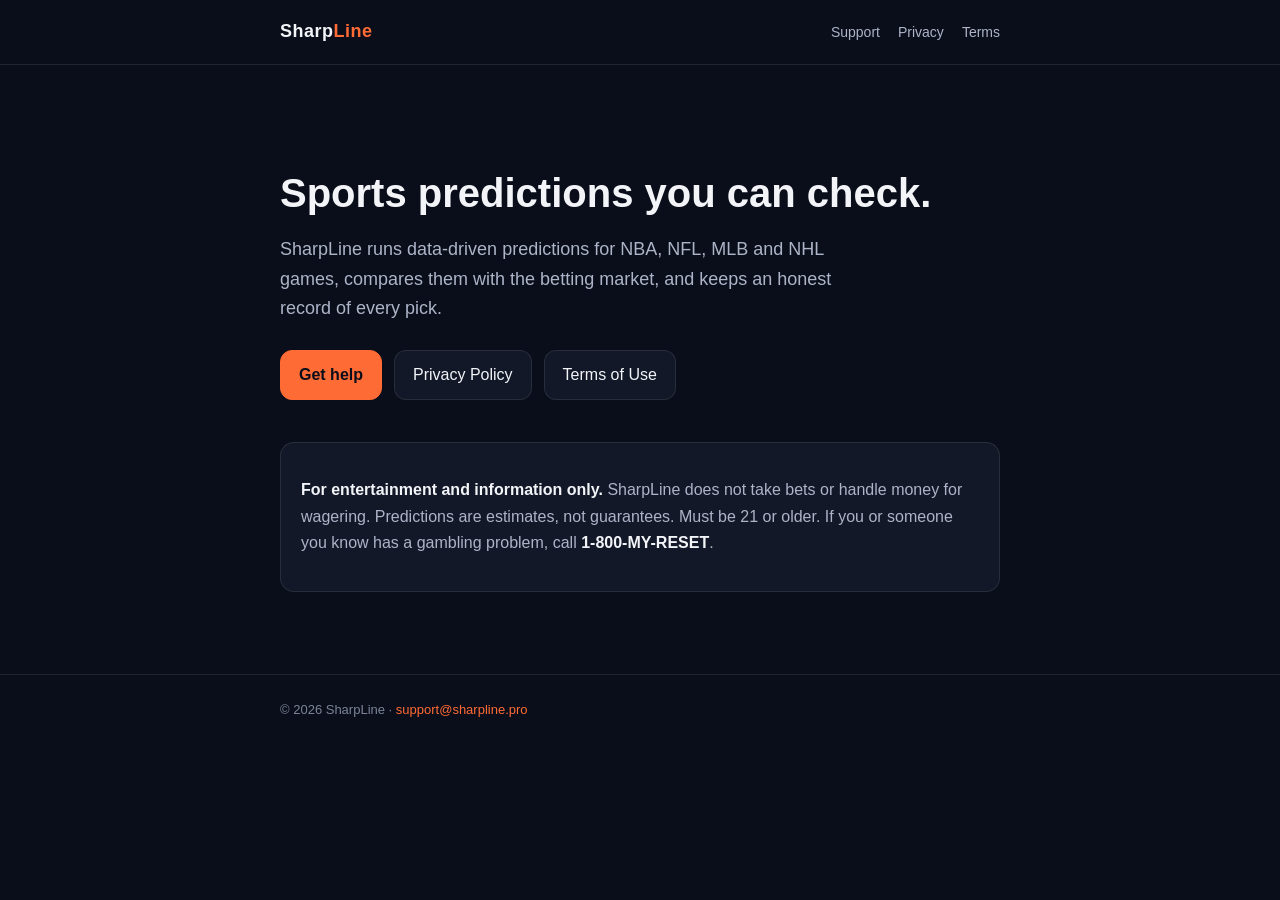
<file: index.html>
<!doctype html>
<html lang="en">
<head>
  <meta charset="utf-8">
  <meta name="viewport" content="width=device-width, initial-scale=1">
  <title>SharpLine: Sports Predictions</title>
  <meta name="description" content="SharpLine runs data-driven predictions for NBA, NFL, MLB and NHL games and tracks every pick and bet you make.">
  <link rel="stylesheet" href="/style.css">
</head>
<body>
  <header><div class="wrap">
    <a class="brand" href="/">Sharp<span>Line</span></a>
    <nav><a href="/support/">Support</a><a href="/privacy/">Privacy</a><a href="/terms/">Terms</a></nav>
  </div></header>
  <main><div class="wrap">
    <section class="hero">
      <h1>Sports predictions you can check.</h1>
      <p>SharpLine runs data-driven predictions for NBA, NFL, MLB and NHL games, compares them with the betting market, and keeps an honest record of every pick.</p>
      <div class="links">
        <a class="btn primary" href="/support/">Get help</a>
        <a class="btn" href="/privacy/">Privacy Policy</a>
        <a class="btn" href="/terms/">Terms of Use</a>
      </div>
    </section>
    <div class="card">
      <p><strong>For entertainment and information only.</strong> SharpLine does not take bets or handle money for wagering. Predictions are estimates, not guarantees. Must be 21 or older. If you or someone you know has a gambling problem, call <strong>1-800-MY-RESET</strong>.</p>
    </div>
  </div></main>
  <footer><div class="wrap">&copy; 2026 SharpLine &middot; <a href="mailto:support@sharpline.pro">support@sharpline.pro</a></div></footer>
</body>
</html>
</file>
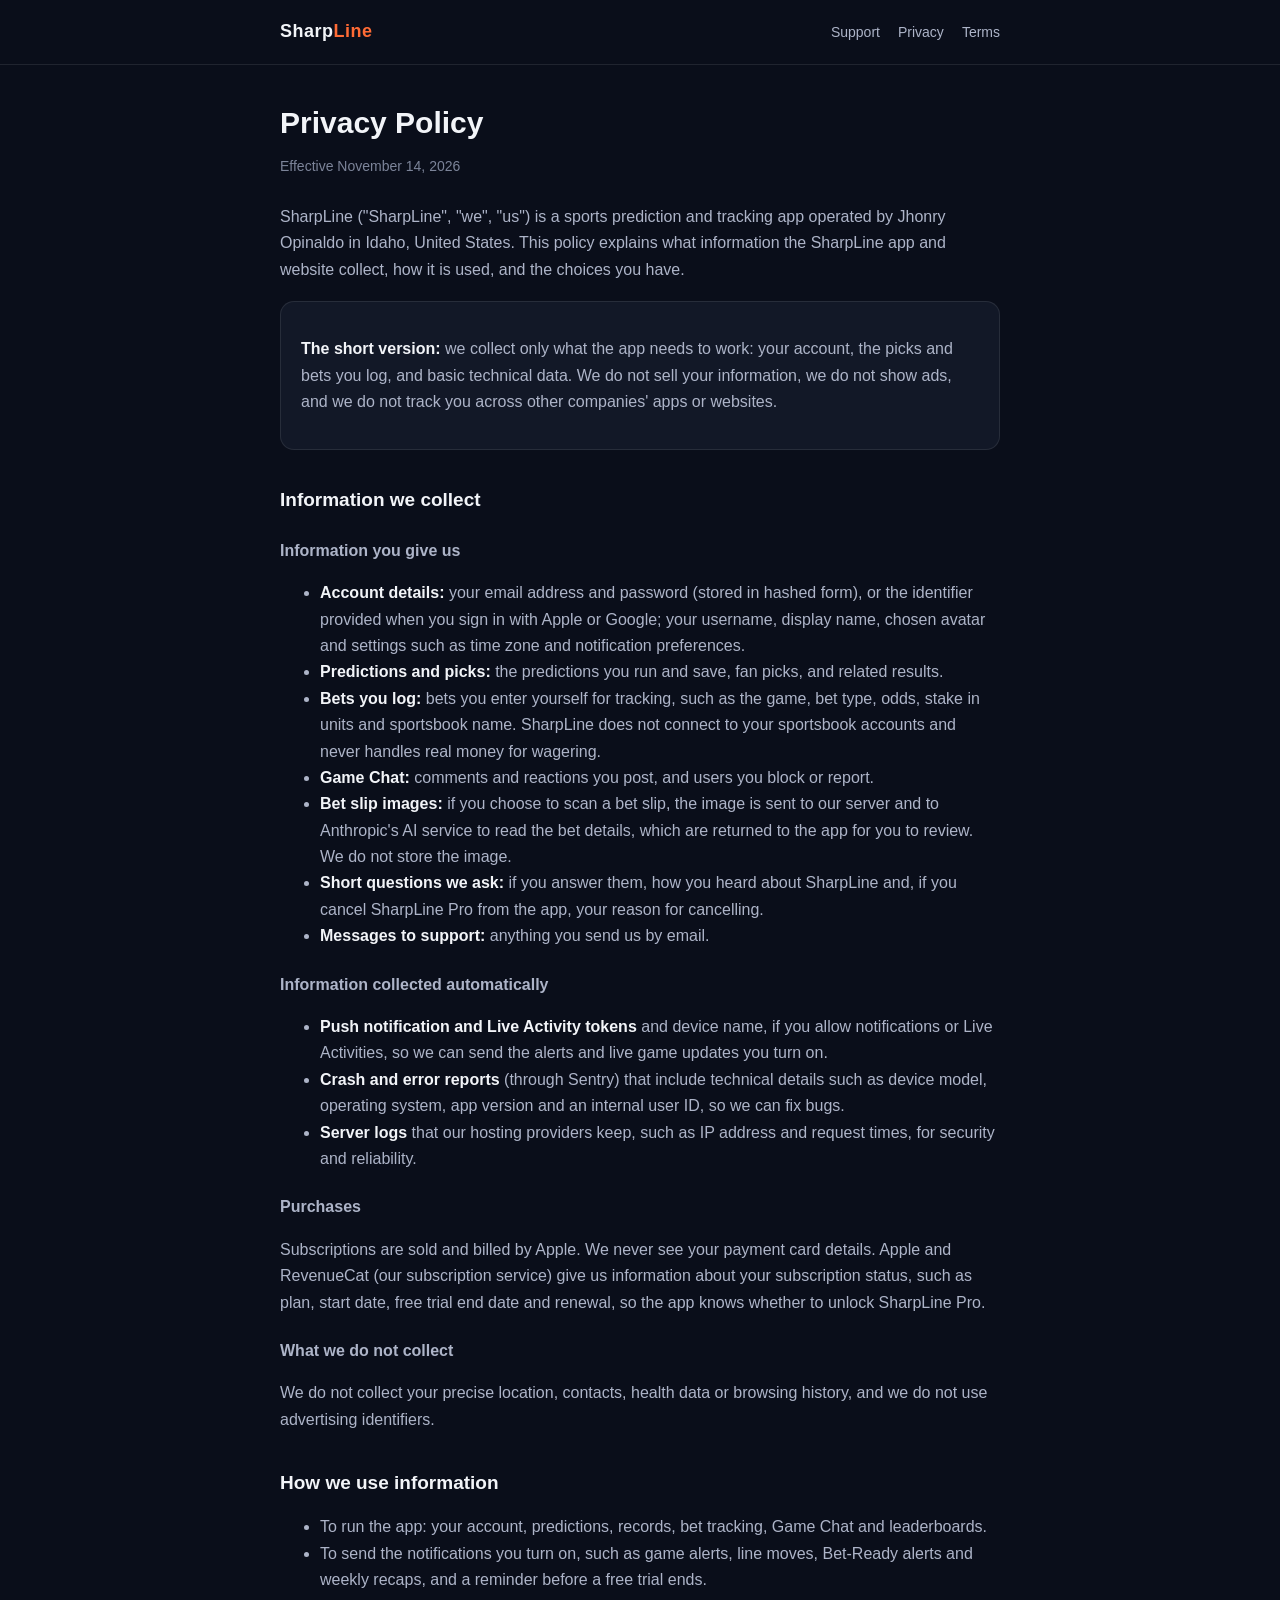
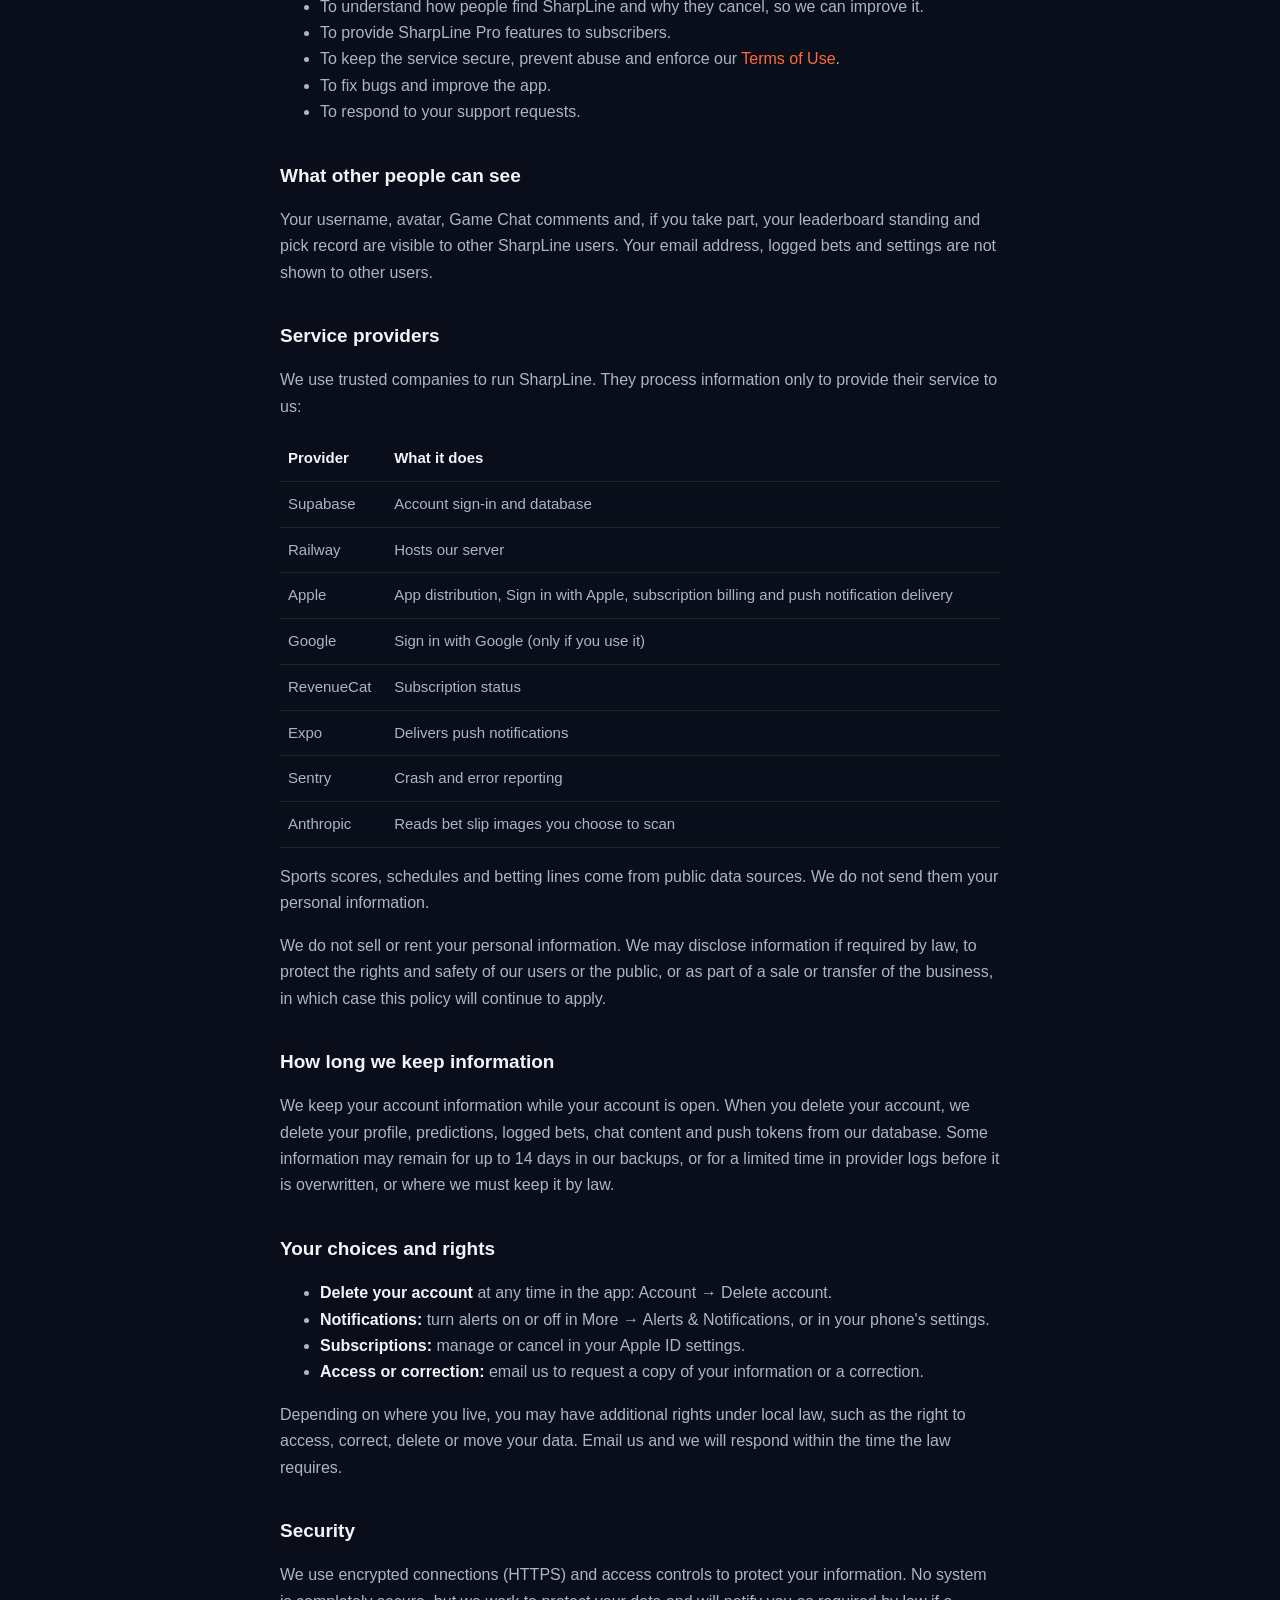
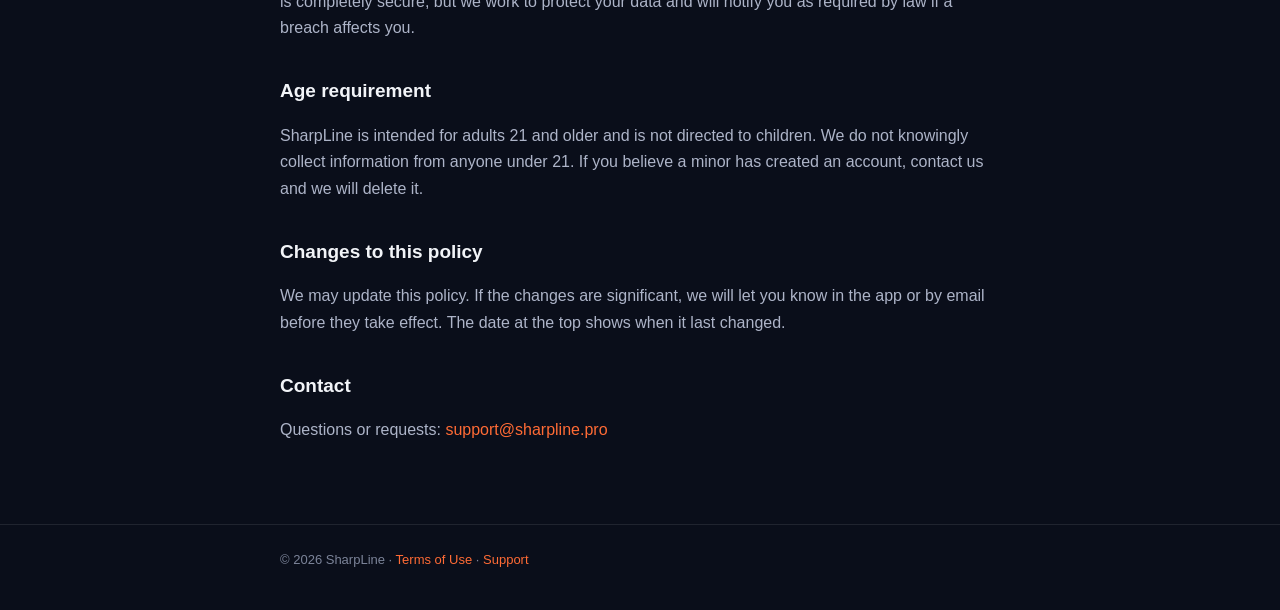
<file: privacy/index.html>
<!doctype html>
<html lang="en">
<head>
  <meta charset="utf-8">
  <meta name="viewport" content="width=device-width, initial-scale=1">
  <title>Privacy Policy · SharpLine</title>
  <link rel="stylesheet" href="/style.css">
</head>
<body>
  <header><div class="wrap">
    <a class="brand" href="/">Sharp<span>Line</span></a>
    <nav><a href="/support/">Support</a><a href="/privacy/">Privacy</a><a href="/terms/">Terms</a></nav>
  </div></header>
  <main><div class="wrap">
    <h1>Privacy Policy</h1>
    <p class="updated">Effective November 14, 2026</p>

    <p>SharpLine ("SharpLine", "we", "us") is a sports prediction and tracking app operated by Jhonry Opinaldo in Idaho, United States. This policy explains what information the SharpLine app and website collect, how it is used, and the choices you have.</p>

    <div class="card">
      <p><strong>The short version:</strong> we collect only what the app needs to work: your account, the picks and bets you log, and basic technical data. We do not sell your information, we do not show ads, and we do not track you across other companies' apps or websites.</p>
    </div>

    <h2>Information we collect</h2>
    <h3>Information you give us</h3>
    <ul>
      <li><strong>Account details:</strong> your email address and password (stored in hashed form), or the identifier provided when you sign in with Apple or Google; your username, display name, chosen avatar and settings such as time zone and notification preferences.</li>
      <li><strong>Predictions and picks:</strong> the predictions you run and save, fan picks, and related results.</li>
      <li><strong>Bets you log:</strong> bets you enter yourself for tracking, such as the game, bet type, odds, stake in units and sportsbook name. SharpLine does not connect to your sportsbook accounts and never handles real money for wagering.</li>
      <li><strong>Game Chat:</strong> comments and reactions you post, and users you block or report.</li>
      <li><strong>Bet slip images:</strong> if you choose to scan a bet slip, the image is sent to our server and to Anthropic's AI service to read the bet details, which are returned to the app for you to review. We do not store the image.</li>
      <li><strong>Short questions we ask:</strong> if you answer them, how you heard about SharpLine and, if you cancel SharpLine Pro from the app, your reason for cancelling.</li>
      <li><strong>Messages to support:</strong> anything you send us by email.</li>
    </ul>
    <h3>Information collected automatically</h3>
    <ul>
      <li><strong>Push notification and Live Activity tokens</strong> and device name, if you allow notifications or Live Activities, so we can send the alerts and live game updates you turn on.</li>
      <li><strong>Crash and error reports</strong> (through Sentry) that include technical details such as device model, operating system, app version and an internal user ID, so we can fix bugs.</li>
      <li><strong>Server logs</strong> that our hosting providers keep, such as IP address and request times, for security and reliability.</li>
    </ul>
    <h3>Purchases</h3>
    <p>Subscriptions are sold and billed by Apple. We never see your payment card details. Apple and RevenueCat (our subscription service) give us information about your subscription status, such as plan, start date, free trial end date and renewal, so the app knows whether to unlock SharpLine Pro.</p>
    <h3>What we do not collect</h3>
    <p>We do not collect your precise location, contacts, health data or browsing history, and we do not use advertising identifiers.</p>

    <h2>How we use information</h2>
    <ul>
      <li>To run the app: your account, predictions, records, bet tracking, Game Chat and leaderboards.</li>
      <li>To send the notifications you turn on, such as game alerts, line moves, Bet-Ready alerts and weekly recaps, and a reminder before a free trial ends.</li>
      <li>To understand how people find SharpLine and why they cancel, so we can improve it.</li>
      <li>To provide SharpLine Pro features to subscribers.</li>
      <li>To keep the service secure, prevent abuse and enforce our <a href="/terms/">Terms of Use</a>.</li>
      <li>To fix bugs and improve the app.</li>
      <li>To respond to your support requests.</li>
    </ul>

    <h2>What other people can see</h2>
    <p>Your username, avatar, Game Chat comments and, if you take part, your leaderboard standing and pick record are visible to other SharpLine users. Your email address, logged bets and settings are not shown to other users.</p>

    <h2>Service providers</h2>
    <p>We use trusted companies to run SharpLine. They process information only to provide their service to us:</p>
    <table>
      <thead><tr><th>Provider</th><th>What it does</th></tr></thead>
      <tbody>
        <tr><td>Supabase</td><td>Account sign-in and database</td></tr>
        <tr><td>Railway</td><td>Hosts our server</td></tr>
        <tr><td>Apple</td><td>App distribution, Sign in with Apple, subscription billing and push notification delivery</td></tr>
        <tr><td>Google</td><td>Sign in with Google (only if you use it)</td></tr>
        <tr><td>RevenueCat</td><td>Subscription status</td></tr>
        <tr><td>Expo</td><td>Delivers push notifications</td></tr>
        <tr><td>Sentry</td><td>Crash and error reporting</td></tr>
        <tr><td>Anthropic</td><td>Reads bet slip images you choose to scan</td></tr>
      </tbody>
    </table>
    <p>Sports scores, schedules and betting lines come from public data sources. We do not send them your personal information.</p>
    <p>We do not sell or rent your personal information. We may disclose information if required by law, to protect the rights and safety of our users or the public, or as part of a sale or transfer of the business, in which case this policy will continue to apply.</p>

    <h2>How long we keep information</h2>
    <p>We keep your account information while your account is open. When you delete your account, we delete your profile, predictions, logged bets, chat content and push tokens from our database. Some information may remain for up to 14 days in our backups, or for a limited time in provider logs before it is overwritten, or where we must keep it by law.</p>

    <h2>Your choices and rights</h2>
    <ul>
      <li><strong>Delete your account</strong> at any time in the app: Account &rarr; Delete account.</li>
      <li><strong>Notifications:</strong> turn alerts on or off in More &rarr; Alerts &amp; Notifications, or in your phone's settings.</li>
      <li><strong>Subscriptions:</strong> manage or cancel in your Apple ID settings.</li>
      <li><strong>Access or correction:</strong> email us to request a copy of your information or a correction.</li>
    </ul>
    <p>Depending on where you live, you may have additional rights under local law, such as the right to access, correct, delete or move your data. Email us and we will respond within the time the law requires.</p>

    <h2>Security</h2>
    <p>We use encrypted connections (HTTPS) and access controls to protect your information. No system is completely secure, but we work to protect your data and will notify you as required by law if a breach affects you.</p>

    <h2>Age requirement</h2>
    <p>SharpLine is intended for adults 21 and older and is not directed to children. We do not knowingly collect information from anyone under 21. If you believe a minor has created an account, contact us and we will delete it.</p>

    <h2>Changes to this policy</h2>
    <p>We may update this policy. If the changes are significant, we will let you know in the app or by email before they take effect. The date at the top shows when it last changed.</p>

    <h2>Contact</h2>
    <p>Questions or requests: <a href="mailto:support@sharpline.pro">support@sharpline.pro</a></p>
  </div></main>
  <footer><div class="wrap">&copy; 2026 SharpLine &middot; <a href="/terms/">Terms of Use</a> &middot; <a href="/support/">Support</a></div></footer>
</body>
</html>
</file>
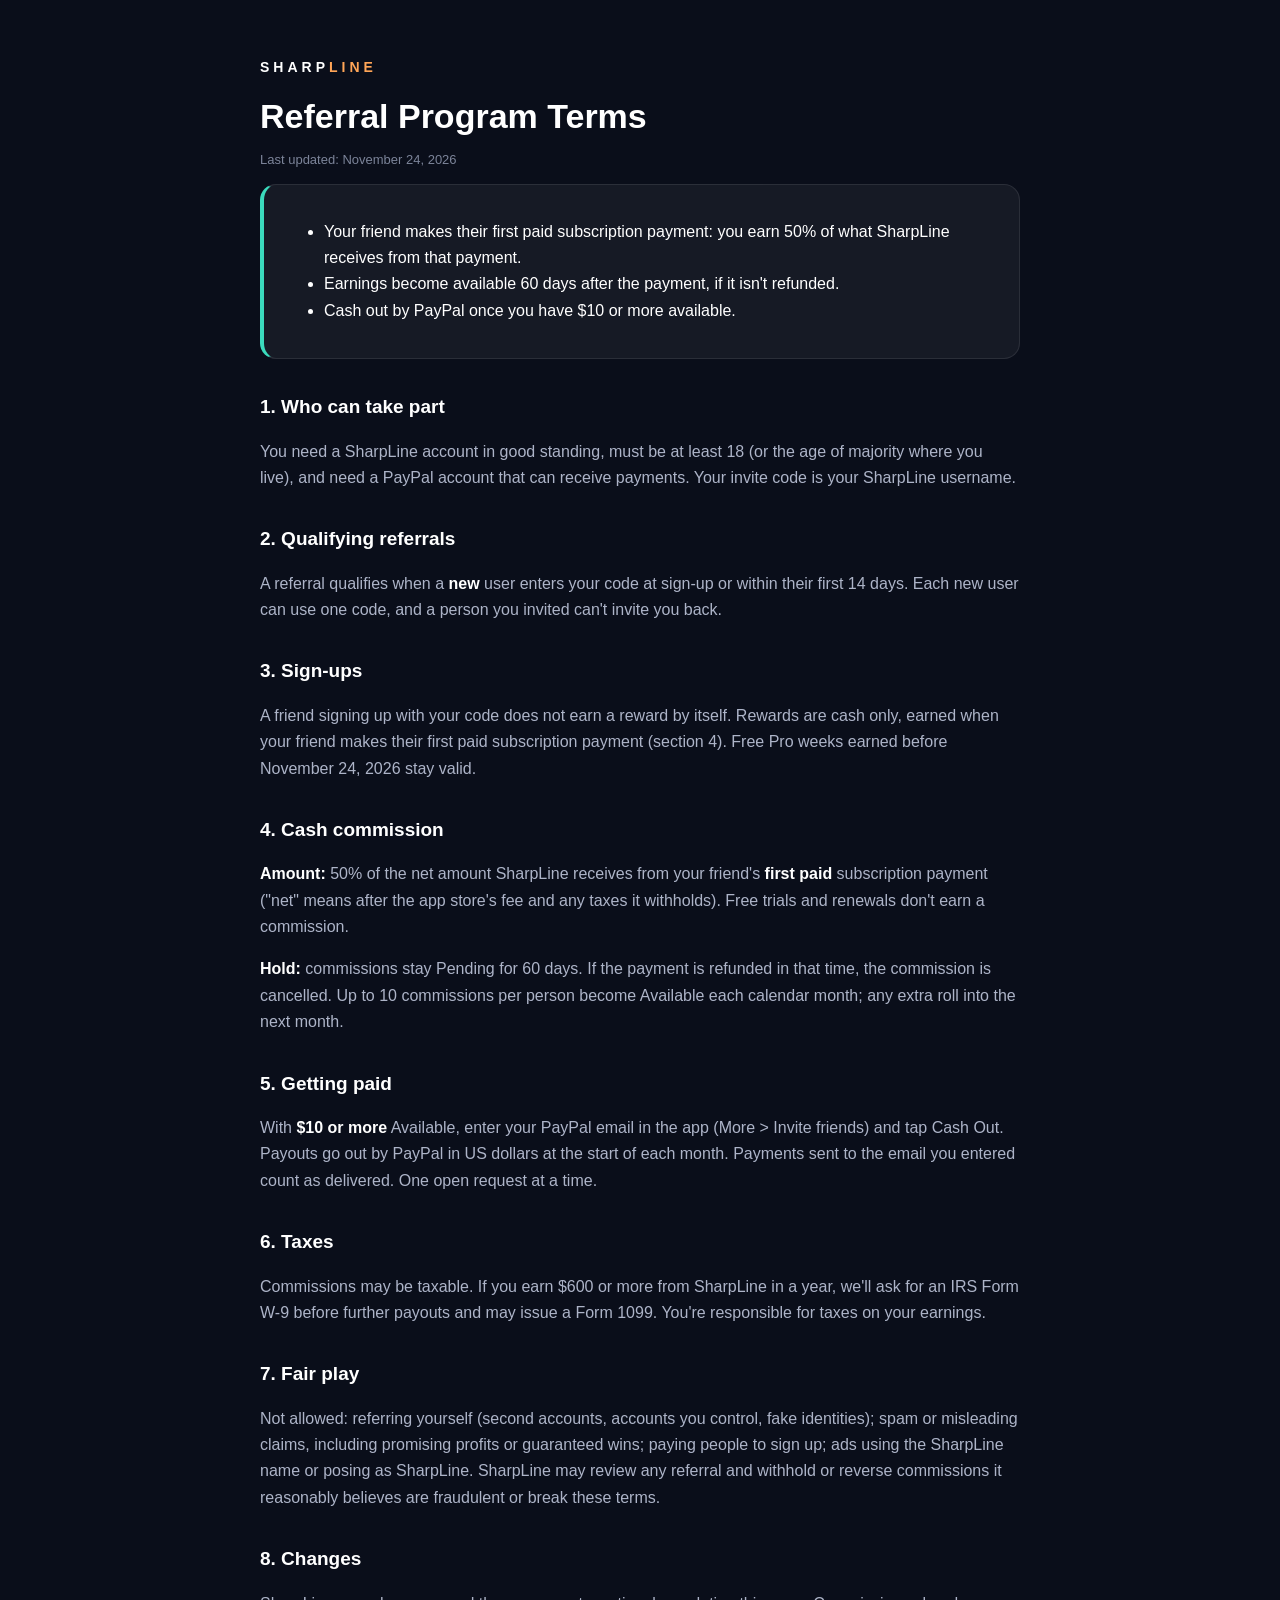
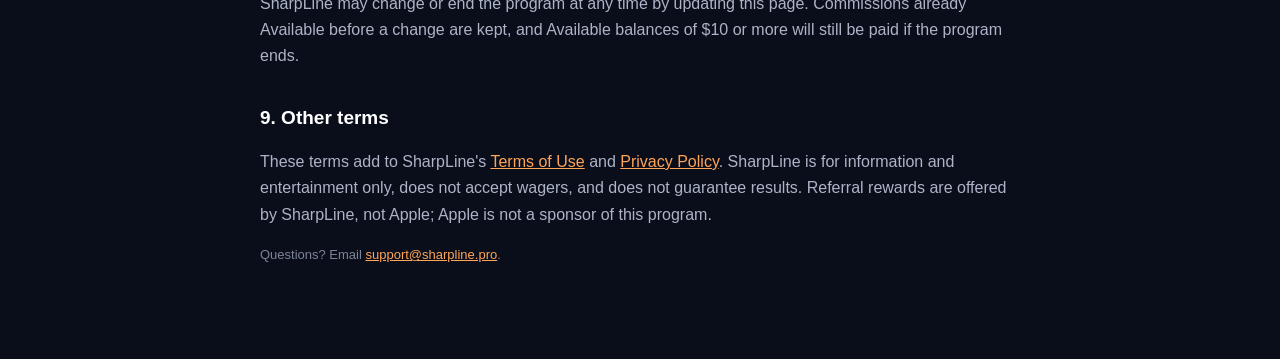
<file: referrals/index.html>
<!DOCTYPE html><html lang="en"><head><meta charset="utf-8"><meta name="viewport" content="width=device-width,initial-scale=1"><title>SharpLine Referral Program Terms</title><link rel="stylesheet" href="/referrals/r.css"></head><body><div class="wrap"><div class="brand">SHARP<span>LINE</span></div><h1>Referral Program Terms</h1><p class="dim">Last updated: November 24, 2026</p>
<div class="box"><ul>
<li>Your friend makes their first paid subscription payment: you earn 50% of what SharpLine receives from that payment.</li>
<li>Earnings become available 60 days after the payment, if it isn't refunded.</li>
<li>Cash out by PayPal once you have $10 or more available.</li>
</ul></div>
<h2>1. Who can take part</h2>
<p>You need a SharpLine account in good standing, must be at least 18 (or the age of majority where you live), and need a PayPal account that can receive payments. Your invite code is your SharpLine username.</p>
<h2>2. Qualifying referrals</h2>
<p>A referral qualifies when a <strong>new</strong> user enters your code at sign-up or within their first 14 days. Each new user can use one code, and a person you invited can't invite you back.</p>
<h2>3. Sign-ups</h2>
  <p>A friend signing up with your code does not earn a reward by itself. Rewards are cash only, earned when your friend makes their first paid subscription payment (section 4). Free Pro weeks earned before November 24, 2026 stay valid.</p>
<h2>4. Cash commission</h2>
<p><strong>Amount:</strong> 50% of the net amount SharpLine receives from your friend's <strong>first paid</strong> subscription payment ("net" means after the app store's fee and any taxes it withholds). Free trials and renewals don't earn a commission.</p>
<p><strong>Hold:</strong> commissions stay Pending for 60 days. If the payment is refunded in that time, the commission is cancelled. Up to 10 commissions per person become Available each calendar month; any extra roll into the next month.</p>
<h2>5. Getting paid</h2>
<p>With <strong>$10 or more</strong> Available, enter your PayPal email in the app (More &gt; Invite friends) and tap Cash Out. Payouts go out by PayPal in US dollars at the start of each month. Payments sent to the email you entered count as delivered. One open request at a time.</p>
<h2>6. Taxes</h2>
<p>Commissions may be taxable. If you earn $600 or more from SharpLine in a year, we'll ask for an IRS Form W-9 before further payouts and may issue a Form 1099. You're responsible for taxes on your earnings.</p>
<h2>7. Fair play</h2>
<p>Not allowed: referring yourself (second accounts, accounts you control, fake identities); spam or misleading claims, including promising profits or guaranteed wins; paying people to sign up; ads using the SharpLine name or posing as SharpLine. SharpLine may review any referral and withhold or reverse commissions it reasonably believes are fraudulent or break these terms.</p>
<h2>8. Changes</h2>
<p>SharpLine may change or end the program at any time by updating this page. Commissions already Available before a change are kept, and Available balances of $10 or more will still be paid if the program ends.</p>
<h2>9. Other terms</h2>
<p>These terms add to SharpLine's <a href="/terms">Terms of Use</a> and <a href="/privacy">Privacy Policy</a>. SharpLine is for information and entertainment only, does not accept wagers, and does not guarantee results. Referral rewards are offered by SharpLine, not Apple; Apple is not a sponsor of this program.</p>
<p class="dim">Questions? Email <a href="mailto:support@sharpline.pro">support@sharpline.pro</a>.</p>
</div></body></html>
</file>
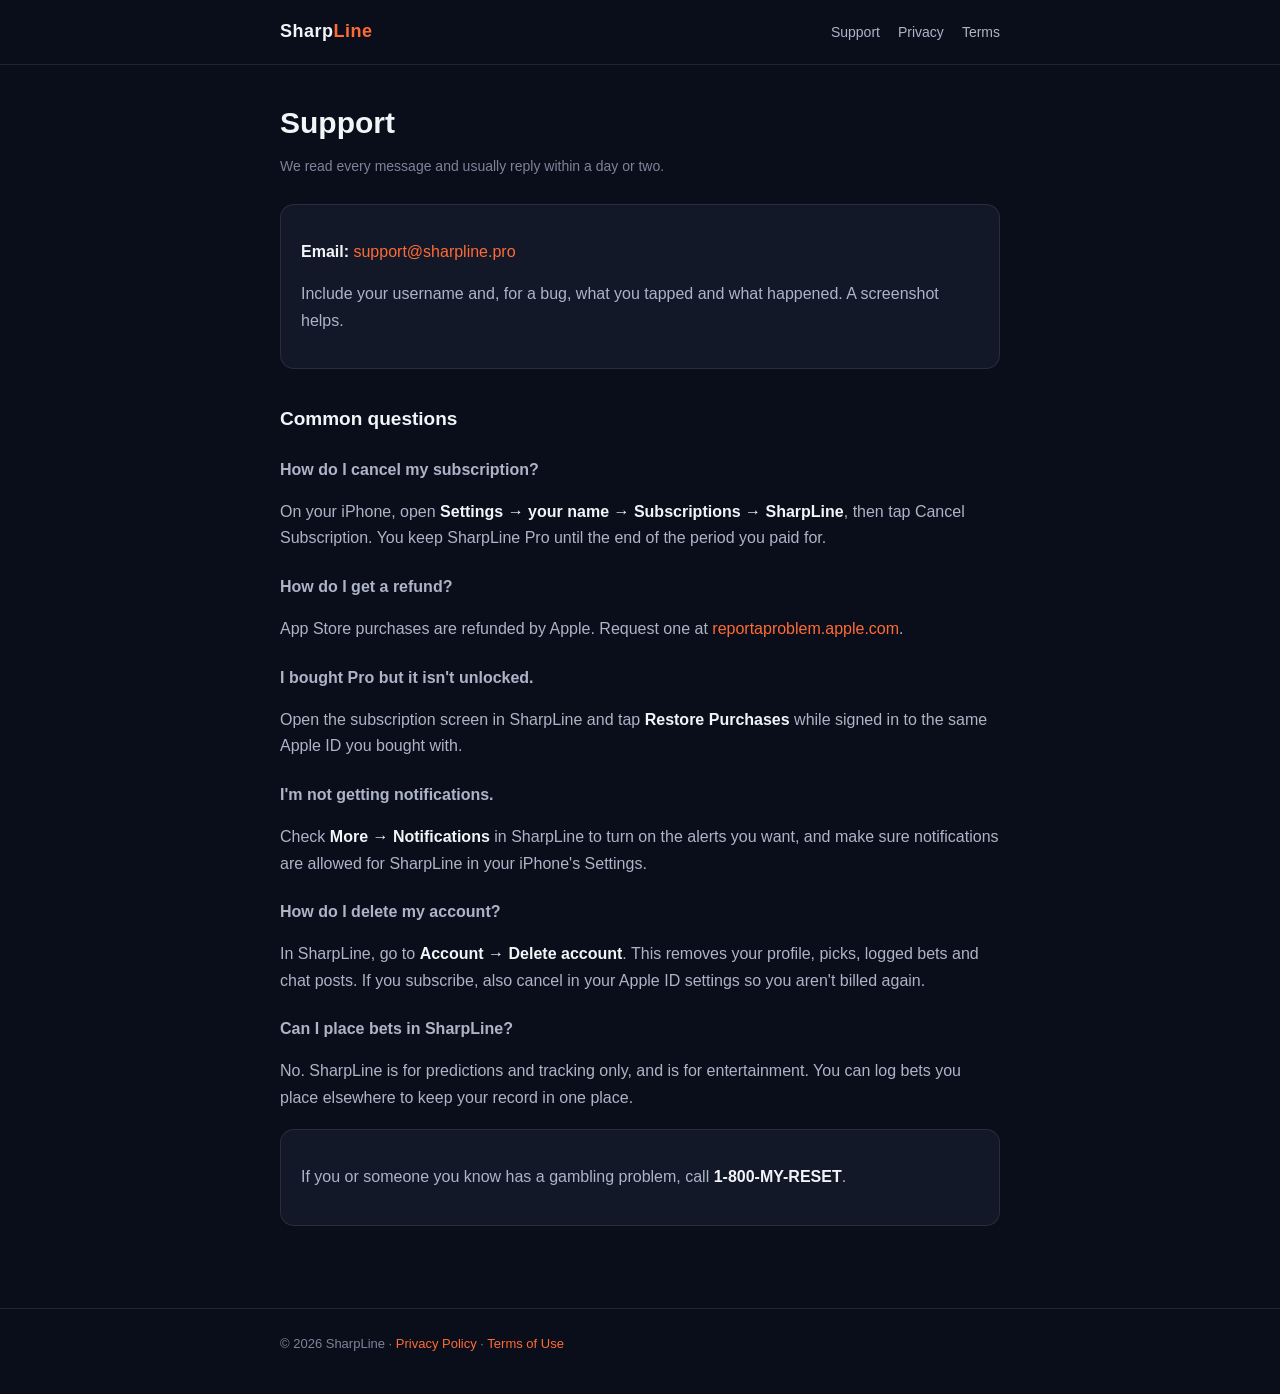
<file: support/index.html>
<!doctype html>
<html lang="en">
<head>
  <meta charset="utf-8">
  <meta name="viewport" content="width=device-width, initial-scale=1">
  <title>Support · SharpLine</title>
  <link rel="stylesheet" href="/style.css">
</head>
<body>
  <header><div class="wrap">
    <a class="brand" href="/">Sharp<span>Line</span></a>
    <nav><a href="/support/">Support</a><a href="/privacy/">Privacy</a><a href="/terms/">Terms</a></nav>
  </div></header>
  <main><div class="wrap">
    <h1>Support</h1>
    <p class="updated">We read every message and usually reply within a day or two.</p>

    <div class="card">
      <p><strong>Email:</strong> <a href="mailto:support@sharpline.pro">support@sharpline.pro</a></p>
      <p>Include your username and, for a bug, what you tapped and what happened. A screenshot helps.</p>
    </div>

    <h2>Common questions</h2>
    <h3>How do I cancel my subscription?</h3>
    <p>On your iPhone, open <strong>Settings &rarr; your name &rarr; Subscriptions &rarr; SharpLine</strong>, then tap Cancel Subscription. You keep SharpLine Pro until the end of the period you paid for.</p>

    <h3>How do I get a refund?</h3>
    <p>App Store purchases are refunded by Apple. Request one at <a href="https://reportaproblem.apple.com">reportaproblem.apple.com</a>.</p>

    <h3>I bought Pro but it isn't unlocked.</h3>
    <p>Open the subscription screen in SharpLine and tap <strong>Restore Purchases</strong> while signed in to the same Apple ID you bought with.</p>

    <h3>I'm not getting notifications.</h3>
    <p>Check <strong>More &rarr; Notifications</strong> in SharpLine to turn on the alerts you want, and make sure notifications are allowed for SharpLine in your iPhone's Settings.</p>

    <h3>How do I delete my account?</h3>
    <p>In SharpLine, go to <strong>Account &rarr; Delete account</strong>. This removes your profile, picks, logged bets and chat posts. If you subscribe, also cancel in your Apple ID settings so you aren't billed again.</p>

    <h3>Can I place bets in SharpLine?</h3>
    <p>No. SharpLine is for predictions and tracking only, and is for entertainment. You can log bets you place elsewhere to keep your record in one place.</p>

    <div class="card">
      <p>If you or someone you know has a gambling problem, call <strong>1-800-MY-RESET</strong>.</p>
    </div>
  </div></main>
  <footer><div class="wrap">&copy; 2026 SharpLine &middot; <a href="/privacy/">Privacy Policy</a> &middot; <a href="/terms/">Terms of Use</a></div></footer>
</body>
</html>
</file>
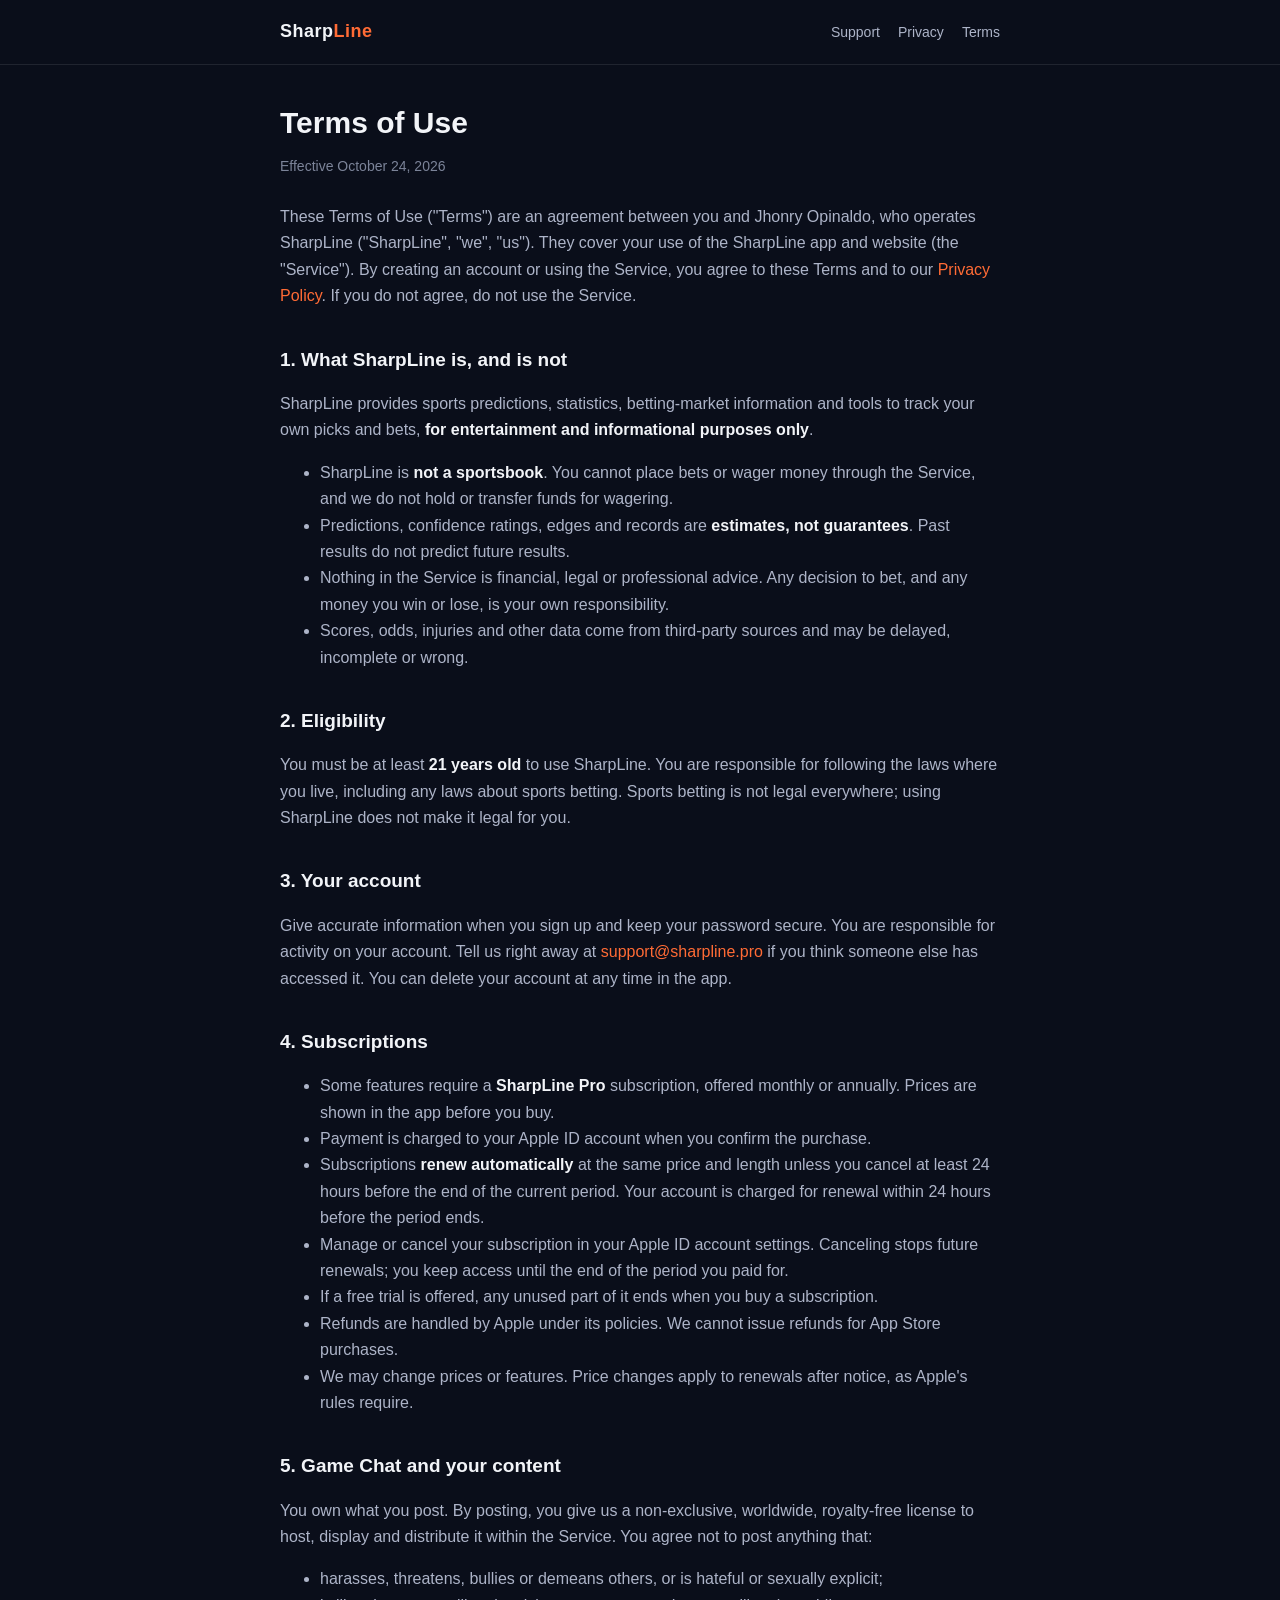
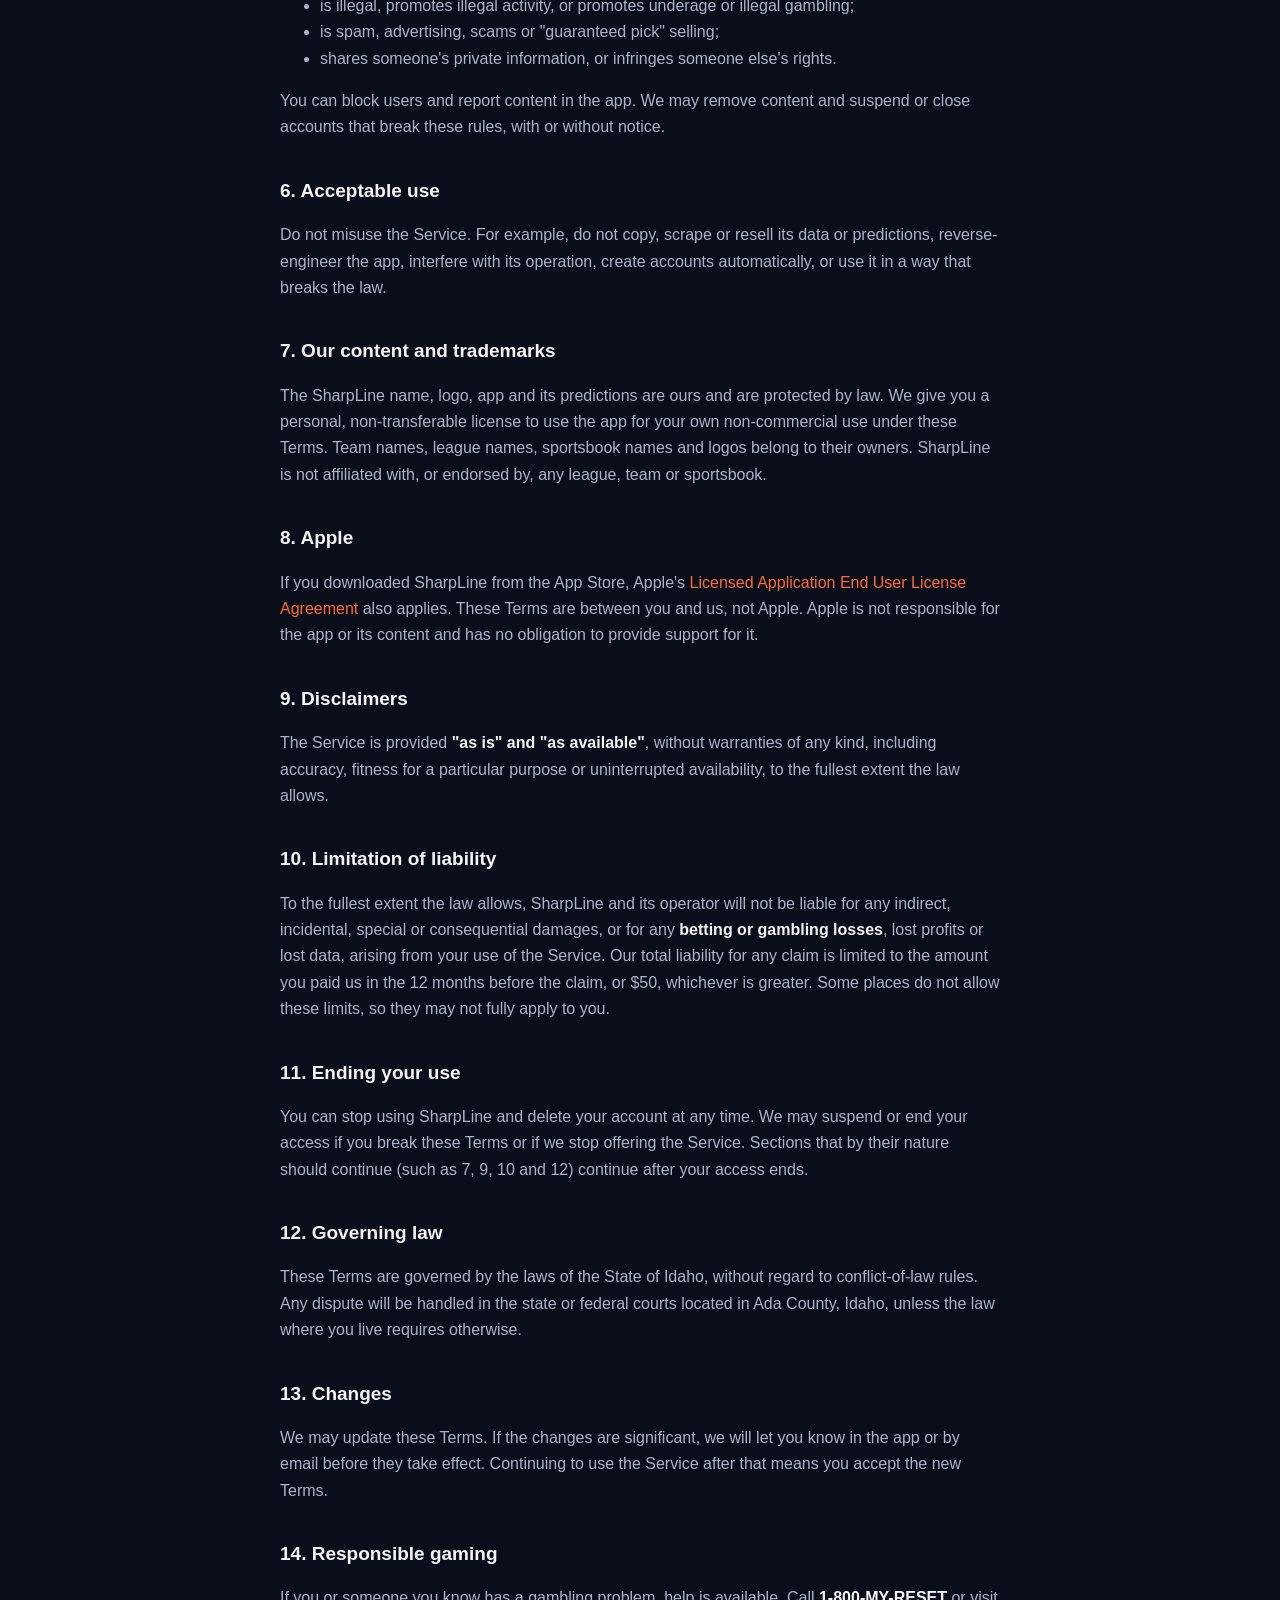
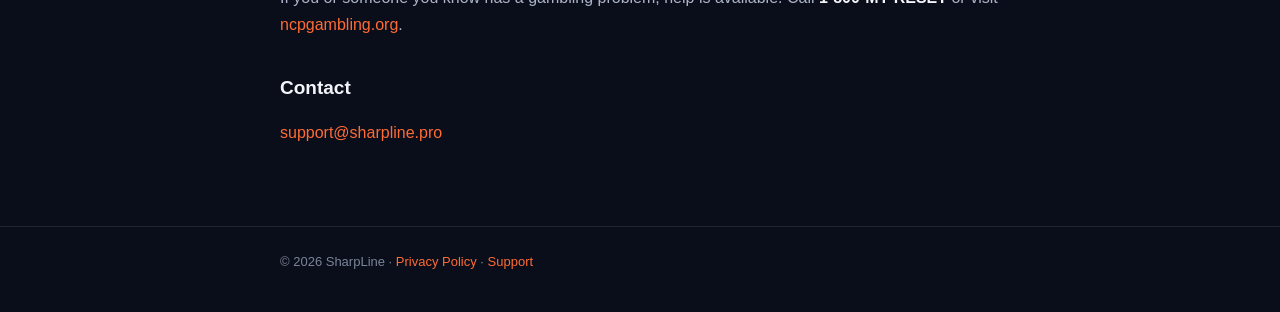
<file: terms/index.html>
<!doctype html>
<html lang="en">
<head>
  <meta charset="utf-8">
  <meta name="viewport" content="width=device-width, initial-scale=1">
  <title>Terms of Use · SharpLine</title>
  <link rel="stylesheet" href="/style.css">
</head>
<body>
  <header><div class="wrap">
    <a class="brand" href="/">Sharp<span>Line</span></a>
    <nav><a href="/support/">Support</a><a href="/privacy/">Privacy</a><a href="/terms/">Terms</a></nav>
  </div></header>
  <main><div class="wrap">
    <h1>Terms of Use</h1>
    <p class="updated">Effective October 24, 2026</p>

    <p>These Terms of Use ("Terms") are an agreement between you and Jhonry Opinaldo, who operates SharpLine ("SharpLine", "we", "us"). They cover your use of the SharpLine app and website (the "Service"). By creating an account or using the Service, you agree to these Terms and to our <a href="/privacy/">Privacy Policy</a>. If you do not agree, do not use the Service.</p>

    <h2>1. What SharpLine is, and is not</h2>
    <p>SharpLine provides sports predictions, statistics, betting-market information and tools to track your own picks and bets, <strong>for entertainment and informational purposes only</strong>.</p>
    <ul>
      <li>SharpLine is <strong>not a sportsbook</strong>. You cannot place bets or wager money through the Service, and we do not hold or transfer funds for wagering.</li>
      <li>Predictions, confidence ratings, edges and records are <strong>estimates, not guarantees</strong>. Past results do not predict future results.</li>
      <li>Nothing in the Service is financial, legal or professional advice. Any decision to bet, and any money you win or lose, is your own responsibility.</li>
      <li>Scores, odds, injuries and other data come from third-party sources and may be delayed, incomplete or wrong.</li>
    </ul>

    <h2>2. Eligibility</h2>
    <p>You must be at least <strong>21 years old</strong> to use SharpLine. You are responsible for following the laws where you live, including any laws about sports betting. Sports betting is not legal everywhere; using SharpLine does not make it legal for you.</p>

    <h2>3. Your account</h2>
    <p>Give accurate information when you sign up and keep your password secure. You are responsible for activity on your account. Tell us right away at <a href="mailto:support@sharpline.pro">support@sharpline.pro</a> if you think someone else has accessed it. You can delete your account at any time in the app.</p>

    <h2>4. Subscriptions</h2>
    <ul>
      <li>Some features require a <strong>SharpLine Pro</strong> subscription, offered monthly or annually. Prices are shown in the app before you buy.</li>
      <li>Payment is charged to your Apple ID account when you confirm the purchase.</li>
      <li>Subscriptions <strong>renew automatically</strong> at the same price and length unless you cancel at least 24 hours before the end of the current period. Your account is charged for renewal within 24 hours before the period ends.</li>
      <li>Manage or cancel your subscription in your Apple ID account settings. Canceling stops future renewals; you keep access until the end of the period you paid for.</li>
      <li>If a free trial is offered, any unused part of it ends when you buy a subscription.</li>
      <li>Refunds are handled by Apple under its policies. We cannot issue refunds for App Store purchases.</li>
      <li>We may change prices or features. Price changes apply to renewals after notice, as Apple's rules require.</li>
    </ul>

    <h2>5. Game Chat and your content</h2>
    <p>You own what you post. By posting, you give us a non-exclusive, worldwide, royalty-free license to host, display and distribute it within the Service. You agree not to post anything that:</p>
    <ul>
      <li>harasses, threatens, bullies or demeans others, or is hateful or sexually explicit;</li>
      <li>is illegal, promotes illegal activity, or promotes underage or illegal gambling;</li>
      <li>is spam, advertising, scams or "guaranteed pick" selling;</li>
      <li>shares someone's private information, or infringes someone else's rights.</li>
    </ul>
    <p>You can block users and report content in the app. We may remove content and suspend or close accounts that break these rules, with or without notice.</p>

    <h2>6. Acceptable use</h2>
    <p>Do not misuse the Service. For example, do not copy, scrape or resell its data or predictions, reverse-engineer the app, interfere with its operation, create accounts automatically, or use it in a way that breaks the law.</p>

    <h2>7. Our content and trademarks</h2>
    <p>The SharpLine name, logo, app and its predictions are ours and are protected by law. We give you a personal, non-transferable license to use the app for your own non-commercial use under these Terms. Team names, league names, sportsbook names and logos belong to their owners. SharpLine is not affiliated with, or endorsed by, any league, team or sportsbook.</p>

    <h2>8. Apple</h2>
    <p>If you downloaded SharpLine from the App Store, Apple's <a href="https://www.apple.com/legal/internet-services/itunes/dev/stdeula/">Licensed Application End User License Agreement</a> also applies. These Terms are between you and us, not Apple. Apple is not responsible for the app or its content and has no obligation to provide support for it.</p>

    <h2>9. Disclaimers</h2>
    <p>The Service is provided <strong>"as is" and "as available"</strong>, without warranties of any kind, including accuracy, fitness for a particular purpose or uninterrupted availability, to the fullest extent the law allows.</p>

    <h2>10. Limitation of liability</h2>
    <p>To the fullest extent the law allows, SharpLine and its operator will not be liable for any indirect, incidental, special or consequential damages, or for any <strong>betting or gambling losses</strong>, lost profits or lost data, arising from your use of the Service. Our total liability for any claim is limited to the amount you paid us in the 12 months before the claim, or $50, whichever is greater. Some places do not allow these limits, so they may not fully apply to you.</p>

    <h2>11. Ending your use</h2>
    <p>You can stop using SharpLine and delete your account at any time. We may suspend or end your access if you break these Terms or if we stop offering the Service. Sections that by their nature should continue (such as 7, 9, 10 and 12) continue after your access ends.</p>

    <h2>12. Governing law</h2>
    <p>These Terms are governed by the laws of the State of Idaho, without regard to conflict-of-law rules. Any dispute will be handled in the state or federal courts located in Ada County, Idaho, unless the law where you live requires otherwise.</p>

    <h2>13. Changes</h2>
    <p>We may update these Terms. If the changes are significant, we will let you know in the app or by email before they take effect. Continuing to use the Service after that means you accept the new Terms.</p>

    <h2>14. Responsible gaming</h2>
    <p>If you or someone you know has a gambling problem, help is available. Call <strong>1-800-MY-RESET</strong> or visit <a href="https://www.ncpgambling.org/">ncpgambling.org</a>.</p>

    <h2>Contact</h2>
    <p><a href="mailto:support@sharpline.pro">support@sharpline.pro</a></p>
  </div></main>
  <footer><div class="wrap">&copy; 2026 SharpLine &middot; <a href="/privacy/">Privacy Policy</a> &middot; <a href="/support/">Support</a></div></footer>
</body>
</html>
</file>
<file: style.css>
:root {
  --bg: #0A0E1A;
  --card: #121827;
  --border: rgba(255, 255, 255, 0.09);
  --text: #F2F4F8;
  --muted: #ADB4C8;
  --dim: #7C8499;
  --orange: #FF6B35;
}
* { box-sizing: border-box; }
html { -webkit-text-size-adjust: 100%; }
body {
  margin: 0;
  background: var(--bg);
  color: var(--text);
  font: 16px/1.65 -apple-system, BlinkMacSystemFont, "Segoe UI", Roboto, Helvetica, Arial, sans-serif;
}
a { color: var(--orange); text-decoration: none; }
a:hover { text-decoration: underline; }
.wrap { max-width: 760px; margin: 0 auto; padding: 0 20px; }
header { border-bottom: 1px solid var(--border); }
header .wrap { display: flex; align-items: center; justify-content: space-between; height: 64px; }
.brand { color: var(--text); font-weight: 800; letter-spacing: 0.5px; font-size: 18px; }
.brand span { color: var(--orange); }
nav a { color: var(--muted); margin-left: 18px; font-size: 14px; }
main { padding: 40px 0 64px; }
h1 { font-size: 30px; line-height: 1.2; margin: 0 0 6px; }
h2 { font-size: 19px; margin: 34px 0 8px; }
h3 { font-size: 16px; margin: 22px 0 6px; color: var(--muted); }
p, li { color: var(--muted); }
strong { color: var(--text); }
.updated { color: var(--dim); font-size: 14px; margin-bottom: 26px; }
.card { background: var(--card); border: 1px solid var(--border); border-radius: 14px; padding: 18px 20px; margin: 18px 0; }
.hero { padding: 64px 0 24px; }
.hero h1 { font-size: 40px; }
.hero p { font-size: 18px; max-width: 560px; }
.links { display: flex; flex-wrap: wrap; gap: 12px; margin-top: 26px; }
.btn { display: inline-block; padding: 11px 18px; border: 1px solid var(--border); border-radius: 12px; color: var(--text); background: var(--card); }
.btn.primary { background: var(--orange); border-color: var(--orange); color: #0A0E1A; font-weight: 700; }
table { width: 100%; border-collapse: collapse; margin: 10px 0; font-size: 15px; }
th, td { text-align: left; padding: 10px 8px; border-bottom: 1px solid var(--border); vertical-align: top; }
th { color: var(--text); }
td { color: var(--muted); }
footer { border-top: 1px solid var(--border); padding: 24px 0 40px; color: var(--dim); font-size: 13px; }
@media (max-width: 520px) {
  h1 { font-size: 26px; }
  .hero h1 { font-size: 32px; }
  nav a { margin-left: 12px; }
  table, thead, tbody, tr, th, td { display: block; }
  thead { display: none; }
  td { border-bottom: none; padding: 4px 0; }
  tr { border-bottom: 1px solid var(--border); padding: 8px 0; }
}
</file>
<file: referrals/r.css>
body{margin:0;background:#0A0E1A;color:#ADB4C8;font:16px/1.65 -apple-system,BlinkMacSystemFont,Roboto,sans-serif}
.wrap{max-width:760px;margin:0 auto;padding:56px 22px 80px}
.brand{font-weight:900;letter-spacing:4px;font-size:14px;color:#fff}
.brand span{color:#FFA557}
h1{color:#fff;font-size:34px;line-height:1.15;margin:18px 0 6px;font-weight:900}
h2{color:#fff;font-size:19px;margin:32px 0 8px}
.box{background:rgba(255,255,255,.05);border:1px solid rgba(255,255,255,.09);border-left:4px solid #3BDBBD;border-radius:16px;padding:18px 20px}
strong,.box li{color:#fff}
a{color:#FFA557}
.dim{color:#7C8499;font-size:13px}
</file>
